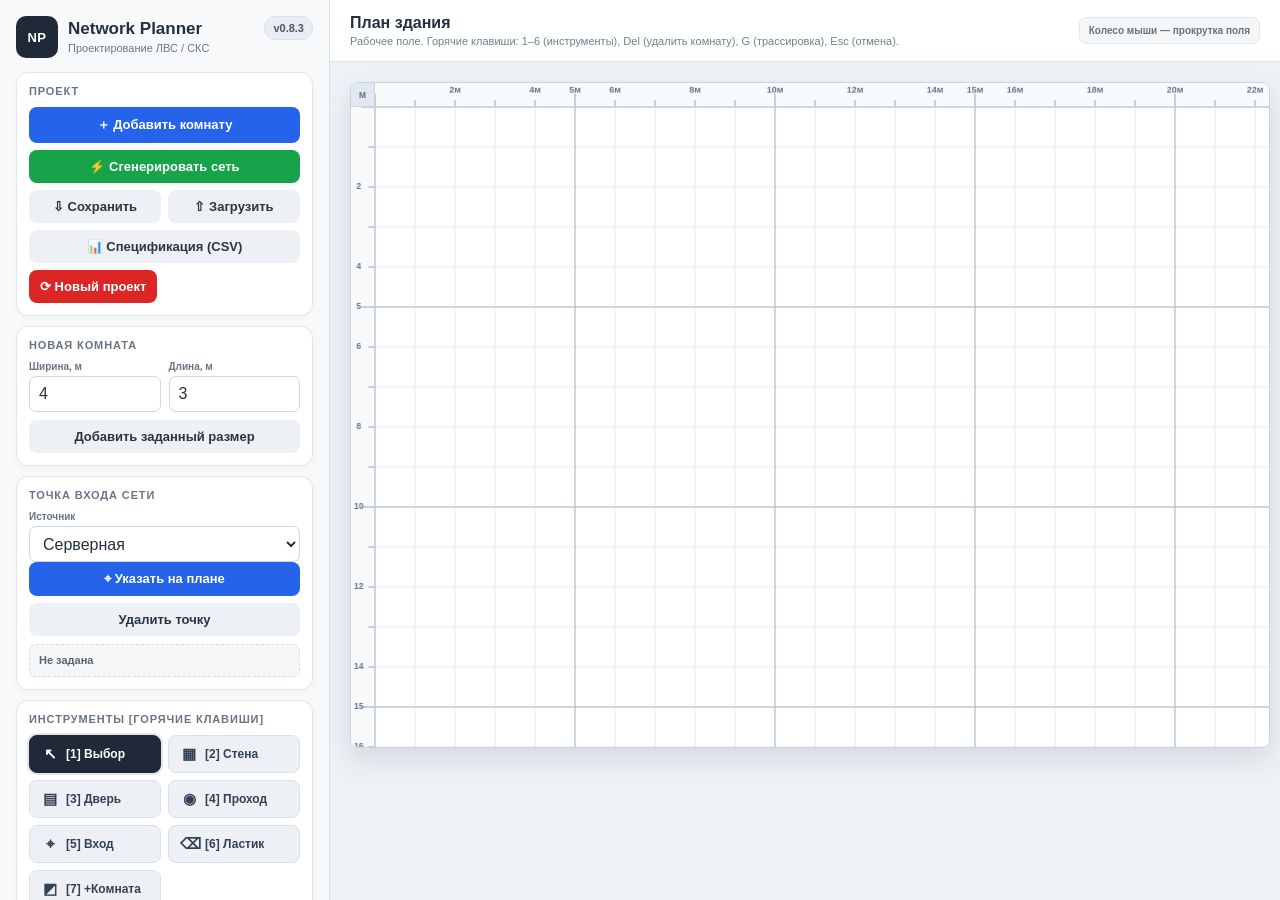
<file: index.html>
<!DOCTYPE html>
<html lang="ru">
<head>
<meta charset="UTF-8">
<meta name="viewport" content="width=device-width, initial-scale=1.0">
<title>Network Planner — v0.8.3</title>
<link rel="stylesheet" href="css/style.css">
</head>
<body>
  <div class="app-shell">
    <aside class="sidebar">
      <div class="brand">
        <div class="brand-mark">NP</div>
        <div>
          <div class="brand-title">Network Planner</div>
          <div class="brand-subtitle">Проектирование ЛВС / СКС</div>
        </div>
        <div class="version-badge">v0.8.3</div>
      </div>

      <section class="side-section project-actions">
        <div class="section-title">Проект</div>
        <button class="primary" onclick="addRoom()">＋ Добавить комнату</button>
        <button class="success" onclick="generateNetwork()">⚡ Сгенерировать сеть</button>
        <div class="two-col-actions">
          <button class="secondary" onclick="saveProject()">⇩ Сохранить</button>
          <button class="secondary" onclick="document.getElementById('projectFile').click()">⇧ Загрузить</button>
        </div>
        <button class="secondary full" style="margin-bottom:7px" onclick="exportSpecificationCSV()">📊 Спецификация (CSV)</button>
        <input id="projectFile" type="file" accept="application/json" hidden onchange="loadProjectFile(event)">
        <button class="danger" onclick="clearAll()">⟳ Новый проект</button>
      </section>

      <section class="side-section">
        <div class="section-title">Новая комната</div>
        <div class="form-grid">
          <div class="input-group">
            <label for="roomW">Ширина, м</label>
            <input type="number" id="roomW" value="4" min="2" max="15">
          </div>
          <div class="input-group">
            <label for="roomH">Длина, м</label>
            <input type="number" id="roomH" value="3" min="2" max="15">
          </div>
        </div>
        <button class="secondary full" onclick="addRoomFromToolbar()">Добавить заданный размер</button>
      </section>

      <section class="side-section">
        <div class="section-title">Точка входа сети</div>
        <div class="input-group">
          <label for="entryType">Источник</label>
          <select id="entryType">
            <option value="server">Серверная</option>
            <option value="provider">Роутер провайдера</option>
          </select>
        </div>
        <button class="primary full" onclick="setTool('entry')">⌖ Указать на плане</button>
        <button class="secondary full" onclick="clearNetworkEntry()">Удалить точку</button>
        <div class="entry-status" id="entryStatus">Точка входа не задана</div>
      </section>

      <section class="side-section">
        <div class="section-title">Инструменты [горячие клавиши]</div>
        <div class="tool-grid">
          <button class="tool-btn active" data-tool="select" onclick="setTool('select')">
            <span class="tool-icon">↖</span><span>[1] Выбор</span>
          </button>
          <button class="tool-btn" data-tool="wall" onclick="setTool('wall')">
            <span class="tool-icon">▦</span><span>[2] Стена</span>
          </button>
          <button class="tool-btn" data-tool="door" onclick="setTool('door')">
            <span class="tool-icon">▤</span><span>[3] Дверь</span>
          </button>
          <button class="tool-btn" data-tool="penetration" onclick="setTool('penetration')">
            <span class="tool-icon">◉</span><span>[4] Проход</span>
          </button>
          <button class="tool-btn" data-tool="entry" onclick="setTool('entry')">
            <span class="tool-icon">⌖</span><span>[5] Вход</span>
          </button>
          <button class="tool-btn" data-tool="erase" onclick="setTool('erase')">
            <span class="tool-icon">⌫</span><span>[6] Ластик</span>
          </button>
          <button class="tool-btn" data-tool="draw_room" onclick="setTool('draw_room')">
            <span class="tool-icon">◩</span><span>[7] +Комната</span>
          </button>
        </div>
        <div class="tool-help" id="toolHelp">Выбор: перемещение комнат и оборудования. Del — удалить комнату.</div>
      </section>

      <section class="side-section compact-section">
        <div class="section-title">Предложения</div>
        <button class="secondary full" onclick="acceptSuggestedPenetrations()">✓ Принять отверстия</button>
        <button class="warning full" onclick="clearSuggestedPenetrations()">Скрыть предложения</button>
        <div class="hint">Двери система не создаёт автоматически. Отверстия предлагаются только там, где трассе нужен проход через стену.</div>
      </section>

      <section class="side-section">
        <div class="section-title">Статистика</div>
        <div class="stats-grid">
          <div class="stat-card"><div class="value" id="statRooms">0</div><div class="label">Комнаты</div></div>
          <div class="stat-card"><div class="value" id="statDevices">0</div><div class="label">Устройства</div></div>
          <div class="stat-card"><div class="value" id="statSwitches">0</div><div class="label">Коммутаторы</div></div>
          <div class="stat-card"><div class="value" id="statCable">0 м</div><div class="label">Кабель</div></div>
          <div class="stat-card"><div class="value" id="statWalls">0</div><div class="label">Стен</div></div>
          <div class="stat-card"><div class="value" id="statDoors">0</div><div class="label">Дверей</div></div>
          <div class="stat-card"><div class="value" id="statPenetrations">0</div><div class="label">Отверстий</div></div>
          <div class="stat-card"><div class="value" id="statSuggested">0</div><div class="label">Предложений</div></div>
        </div>
        <div class="stats" id="stats">Ожидание генерации...</div>
      </section>

      <section class="side-section">
        <div class="section-title">Легенда</div>
        <div class="legend">
          <span><i class="legend-line wall"></i>Стена</span>
          <span><i class="legend-line door"></i>Дверь</span>
          <span><i class="legend-line penetration"></i>Отверстие</span>
          <span><i class="legend-line suggested"></i>Предложение</span>
          <span><i class="legend-line cable"></i>Кабель</span>
          <span><i class="legend-line uplink"></i>Uplink</span>
          <span><i class="legend-entry server"></i>Серверная</span>
          <span><i class="legend-entry provider"></i>Провайдер</span>
        </div>
      </section>
    </aside>

    <main class="workspace">
      <div class="workspace-topbar">
        <div>
          <div class="workspace-title">План здания</div>
          <div class="workspace-subtitle">Рабочее поле. Горячие клавиши: 1–6 (инструменты), Del (удалить комнату), G (трассировка), Esc (отмена).</div>
        </div>
        <div class="workspace-tip">Колесо мыши — прокрутка поля</div>
      </div>

      <div class="canvas-area">
        <div class="canvas-wrapper">
          <div class="ruler-corner">м</div>
          <canvas id="rulerTop" class="ruler-top" width="900" height="24"></canvas>
          <canvas id="rulerLeft" class="ruler-left" width="24" height="640"></canvas>
          <div class="canvas-frame">
            <canvas id="grid" width="900" height="640"></canvas>
          </div>
        </div>
      </div>
    </main>
  </div>

  <div id="deviceModal" class="modal-overlay">
    <div class="modal-content">
      <div class="modal-header">
        <h3>Оборудование комнаты</h3>
        <button class="modal-close-btn" onclick="closeModal()" title="Закрыть">✕</button>
      </div>
      <div class="modal-row">
        <span class="device-modal-label">Название</span>
        <input type="text" id="modRoomName" placeholder="Название комнаты">
      </div>
      <div class="modal-row"><span class="device-modal-label"><span class="device-badge pc"></span>Компьютеры</span><input type="number" id="modPc" min="0" value="0"></div>
      <div class="modal-row"><span class="device-modal-label"><span class="device-badge printer"></span>Принтеры</span><input type="number" id="modPrinter" min="0" value="0"></div>
      <div class="modal-row"><span class="device-modal-label"><span class="device-badge camera"></span>IP Камеры (PoE)</span><input type="number" id="modCamera" min="0" value="0"></div>
      <div class="modal-row"><span class="device-modal-label"><span class="device-badge wifi"></span>Точки Wi-Fi (PoE)</span><input type="number" id="modWifi" min="0" value="0"></div>
      <div class="modal-actions">
        <button onclick="deleteModalRoom()" class="danger">Удалить</button>
        <div class="modal-actions-right">
          <button onclick="closeModal()" class="secondary">Отмена</button>
          <button onclick="saveModal()">Сохранить</button>
        </div>
      </div>
    </div>
  </div>

<script src="js/app.js?v=0.8.3"></script>
</body>
</html>
</file>
<file: css/style.css>
:root {
  font-family: Inter, Arial, sans-serif;
  color: #24303d;
  background: #eef2f6;
  --sidebar: 330px;
  --border: #dfe5eb;
  --muted: #6d7885;
  --panel: #ffffff;
  --blue: #2563eb;
  --green: #16a34a;
  --danger: #dc2626;
}

* { box-sizing: border-box; }
html, body { width: 100%; height: 100%; }
body { margin: 0; overflow: hidden; background: #eef2f6; }
button, input, select { font: inherit; }

.app-shell {
  display: grid;
  grid-template-columns: var(--sidebar) minmax(0, 1fr);
  width: 100vw;
  height: 100vh;
}

.sidebar {
  height: 100vh;
  overflow-y: auto;
  padding: 16px;
  background: #f7f9fb;
  border-right: 1px solid #d9e0e7;
}

.brand {
  display: grid;
  grid-template-columns: 42px minmax(0,1fr) auto;
  align-items: center;
  gap: 10px;
  margin-bottom: 14px;
}
.brand-mark {
  width: 42px;
  height: 42px;
  display: grid;
  place-items: center;
  border-radius: 10px;
  background: #1f2937;
  color: #fff;
  font-size: 13px;
  font-weight: 900;
  letter-spacing: .5px;
}
.brand-title { font-size: 17px; font-weight: 900; line-height: 1.1; }
.brand-subtitle { margin-top: 3px; font-size: 11px; color: var(--muted); }
.version-badge {
  align-self: start;
  padding: 5px 8px;
  background: #e9eef4;
  border: 1px solid #d8e0e8;
  border-radius: 999px;
  font-size: 11px;
  font-weight: 800;
  color: #4b5563;
}

.side-section {
  background: var(--panel);
  border: 1px solid var(--border);
  border-radius: 12px;
  padding: 12px;
  margin-bottom: 10px;
  box-shadow: 0 2px 8px rgba(25, 40, 55, .035);
}
.compact-section { padding-bottom: 11px; }
.section-title {
  margin-bottom: 10px;
  font-size: 11px;
  text-transform: uppercase;
  letter-spacing: .08em;
  color: #697586;
  font-weight: 900;
}

button {
  border: 0;
  border-radius: 8px;
  padding: 9px 11px;
  background: var(--blue);
  color: #fff;
  cursor: pointer;
  font-size: 13px;
  font-weight: 800;
  transition: background .15s ease, transform .05s ease, box-shadow .15s ease;
}
button:hover { background: #1d4ed8; }
button:active { transform: translateY(1px); }
button.full { width: 100%; }
button.primary { width: 100%; margin-bottom: 7px; }
button.success { width: 100%; background: var(--green); margin-bottom: 7px; }
button.success:hover { background: #15803d; }
button.secondary { background: #edf1f5; color: #293544; }
button.secondary:hover { background: #e0e6ec; }
button.danger, button.warning { background: var(--danger); }
button.danger:hover, button.warning:hover { background: #b91c1c; }

.two-col-actions {
  display: grid;
  grid-template-columns: 1fr 1fr;
  gap: 7px;
  margin-bottom: 7px;
}

.form-grid {
  display: grid;
  grid-template-columns: 1fr 1fr;
  gap: 8px;
  margin-bottom: 8px;
}
.input-group { display: flex; flex-direction: column; gap: 4px; }
label {
  font-size: 10px;
  color: #697586;
  font-weight: 800;
}
input[type="number"], input[type="text"], select {
  width: 100%;
  min-height: 36px;
  padding: 7px 9px;
  border: 1px solid #cfd7df;
  border-radius: 7px;
  background: #fff;
  color: #24303d;
  outline: none;
}
input[type="number"]:focus, input[type="text"]:focus, select:focus { border-color: #7aa2f7; box-shadow: 0 0 0 3px rgba(37,99,235,.09); }
.entry-status {
  margin-top: 8px;
  padding: 8px 9px;
  border-radius: 7px;
  background: #f4f6f8;
  border: 1px dashed #d5dce3;
  color: #596574;
  font-size: 11px;
  line-height: 1.35;
  font-weight: 700;
}

.tool-grid {
  display: grid;
  grid-template-columns: 1fr 1fr;
  gap: 7px;
}
.tool-btn {
  display: flex;
  align-items: center;
  gap: 7px;
  justify-content: flex-start;
  background: #edf1f5;
  color: #334155;
  border: 1px solid #d9e0e7;
  font-size: 12px;
}
.tool-btn:hover { background: #e2e8ef; }
.tool-btn.active {
  color: #fff;
  background: #1f2937;
  border-color: #1f2937;
  box-shadow: 0 0 0 2px rgba(31,41,55,.12);
}
.tool-icon { width: 18px; text-align: center; font-size: 15px; font-weight: 900; }
.tool-help { margin-top: 8px; color: #6b7480; font-size: 11px; line-height: 1.4; }
.hint { margin-top: 8px; color: #6b7480; font-size: 10px; line-height: 1.45; }

.stats-grid {
  display: grid;
  grid-template-columns: repeat(2, minmax(0,1fr));
  gap: 7px;
}
.stat-card {
  min-width: 0;
  padding: 8px;
  border-radius: 8px;
  background: #f7f9fb;
  border: 1px solid #e4e9ee;
  text-align: center;
}
.stat-card .value { font-size: 17px; font-weight: 900; }
.stat-card .label { margin-top: 2px; font-size: 9px; color: #74808c; font-weight: 800; }
.stats { margin-top: 8px; min-height: 28px; font-size: 10px; color: #586473; line-height: 1.4; font-weight: 700; }

.legend {
  display: grid;
  grid-template-columns: 1fr 1fr;
  gap: 7px 9px;
  font-size: 10px;
  color: #56616d;
}
.legend span { display: inline-flex; align-items: center; gap: 6px; min-width: 0; }
.legend-line { width: 18px; height: 4px; border-radius: 3px; display: inline-block; flex: 0 0 18px; }
.legend-line.wall { background: #2f3542; }
.legend-line.door { background: #27ae60; }
.legend-line.penetration { background: #f39c12; }
.legend-line.suggested { border: 1px dashed #f39c12; background: repeating-linear-gradient(90deg, #f39c12 0 4px, transparent 4px 7px); height: 5px; }
.legend-line.cable { background: #ff9f43; }
.legend-line.uplink { background: #6c5ce7; }
.legend-entry { width: 12px; height: 12px; border-radius: 50%; display: inline-block; border: 2px solid #fff; box-shadow: 0 0 0 1px #687280; flex: 0 0 12px; }
.legend-entry.server { background: #1e272e; }
.legend-entry.provider { background: #6c5ce7; }

.workspace {
  min-width: 0;
  height: 100vh;
  overflow: auto;
  background: #eef2f6;
}
.workspace-topbar {
  position: sticky;
  top: 0;
  z-index: 5;
  min-width: 940px;
  display: flex;
  align-items: center;
  justify-content: space-between;
  gap: 20px;
  padding: 14px 20px;
  background: rgba(255,255,255,.94);
  border-bottom: 1px solid #dfe5eb;
  backdrop-filter: blur(5px);
}
.workspace-title { font-size: 16px; font-weight: 900; }
.workspace-subtitle { margin-top: 3px; color: #74808c; font-size: 11px; }
.workspace-tip { padding: 7px 9px; background: #f4f6f8; border: 1px solid #e2e7ec; border-radius: 7px; color: #68727e; font-size: 10px; font-weight: 800; white-space: nowrap; }
.canvas-area {
  min-width: 960px;
  min-height: calc(100vh - 74px);
  padding: 20px;
  display: flex;
  align-items: flex-start;
  justify-content: center;
}
.canvas-wrapper {
  display: grid;
  grid-template-columns: 24px 900px;
  grid-template-rows: 24px 640px;
  background: #f1f5f9;
  border: 1px solid #cbd5e1;
  border-radius: 8px;
  box-shadow: 0 12px 28px rgba(30,41,59,.12);
  overflow: hidden;
  user-select: none;
}
.ruler-corner {
  width: 24px;
  height: 24px;
  background: #e2e8f0;
  border-right: 1px solid #cbd5e1;
  border-bottom: 1px solid #cbd5e1;
  display: flex;
  align-items: center;
  justify-content: center;
  font-size: 10px;
  font-weight: 900;
  color: #64748b;
}
.ruler-top {
  display: block;
  width: 900px;
  height: 24px;
  background: #f8fafc;
  border-bottom: 1px solid #cbd5e1;
}
.ruler-left {
  display: block;
  width: 24px;
  height: 640px;
  background: #f8fafc;
  border-right: 1px solid #cbd5e1;
}
.canvas-frame {
  padding: 0;
  background: #fff;
}
canvas#grid {
  display: block;
  width: 900px;
  height: 640px;
  background: #fff;
  border: 0;
  border-radius: 0;
  box-shadow: none;
  user-select: none;
}

.modal-overlay {
  position: fixed;
  inset: 0;
  display: none;
  justify-content: center;
  align-items: center;
  background: rgba(16,24,40,.46);
  z-index: 1000;
}
.modal-content {
  width: 360px;
  background: #fff;
  border-radius: 12px;
  padding: 20px;
  box-shadow: 0 16px 36px rgba(0,0,0,.24);
}
.modal-header {
  display: flex;
  justify-content: space-between;
  align-items: center;
  margin-bottom: 16px;
}
.modal-header h3 {
  margin: 0;
  font-size: 17px;
  font-weight: 800;
}
.modal-close-btn {
  background: transparent;
  color: #6b7480;
  font-size: 18px;
  padding: 0 4px;
  border: none;
  cursor: pointer;
  line-height: 1;
}
.modal-close-btn:hover {
  color: #111827;
  background: transparent;
}
.modal-row { display: flex; justify-content: space-between; align-items: center; gap: 12px; margin-bottom: 11px; font-size: 13px; }
.modal-row input[type="number"] { width: 80px; }
.modal-row input[type="text"] { width: 160px; }
.modal-actions {
  display: flex;
  justify-content: space-between;
  align-items: center;
  gap: 8px;
  margin-top: 18px;
}
.modal-actions-right {
  display: flex;
  gap: 8px;
}
.device-modal-label { display: inline-flex; align-items: center; gap: 9px; font-weight: 700; }
.device-badge { position: relative; display: inline-block; width: 22px; height: 22px; flex: 0 0 22px; }
.device-badge.pc { border: 3px solid #1f2937; background: #60a5fa; border-radius: 3px; }
.device-badge.pc::after { content: ''; position: absolute; width: 9px; height: 3px; left: 4px; bottom: -6px; background: #374151; border-radius: 2px; }
.device-badge.printer { border: 3px solid #374151; background: #d1d5db; border-radius: 4px; }
.device-badge.printer::before { content: ''; position: absolute; width: 12px; height: 7px; left: 2px; top: -7px; background: white; border: 2px solid #374151; }
.device-badge.camera { border: 3px solid #374151; border-radius: 50% 50% 40% 40%; background: #9ca3af; }
.device-badge.camera::after { content: ''; position: absolute; width: 6px; height: 6px; left: 5px; top: 6px; border-radius: 50%; background: #ef4444; }
.device-badge.wifi { border: 3px solid #374151; border-radius: 50%; background: #e2e8f0; }
.device-badge.wifi::after { content: ''; position: absolute; width: 6px; height: 6px; left: 5px; top: 11px; border-radius: 50%; background: #f59e0b; box-shadow: 0 -5px 0 -1px #f59e0b; }

@media (max-width: 880px) {
  :root { --sidebar: 290px; }
  .workspace-topbar, .canvas-area { min-width: 940px; }
  .workspace-tip { display: none; }
}
</file>
